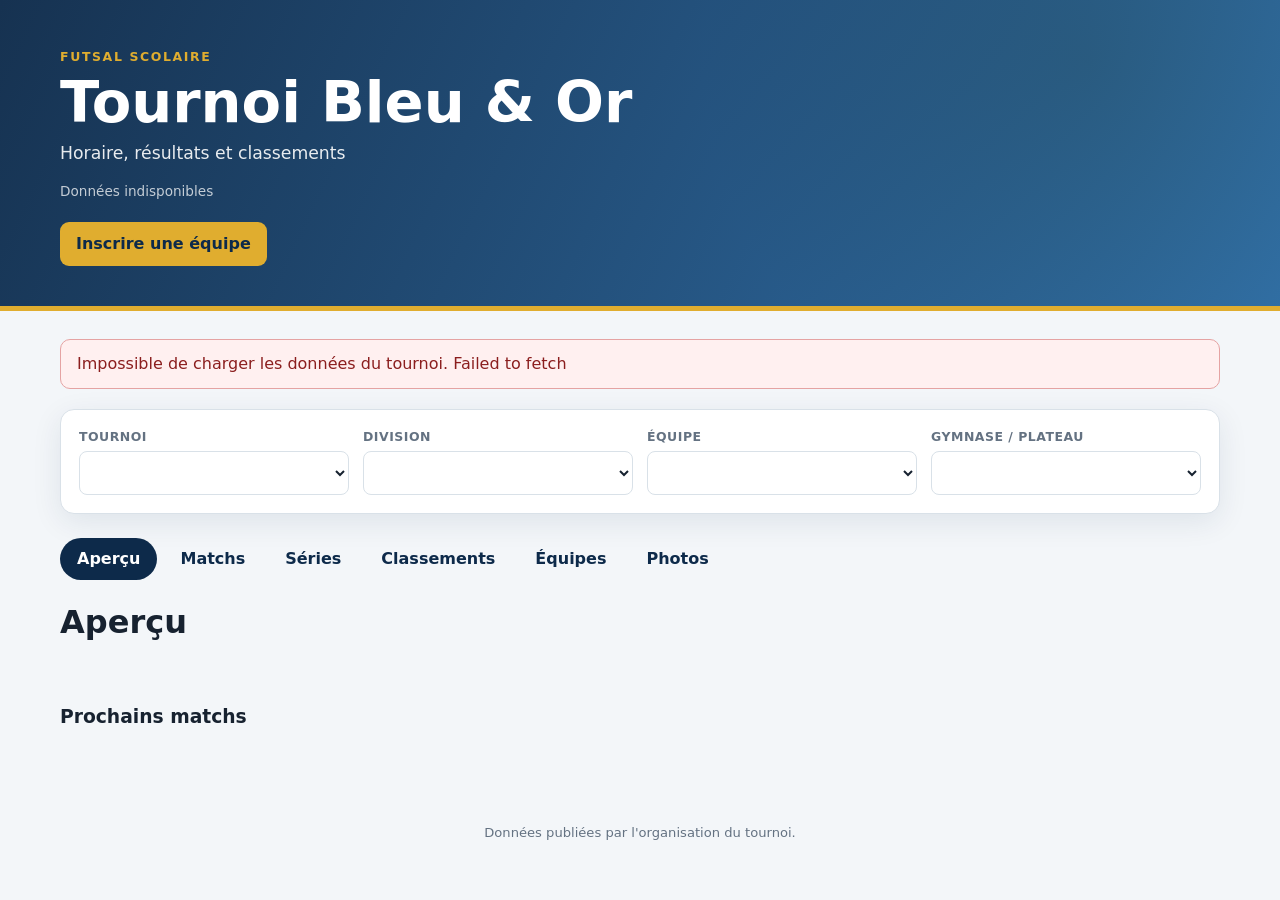
<file: site/index.html>
<!doctype html>
<html lang="fr-CA">
  <head>
    <meta charset="utf-8">
    <meta name="viewport" content="width=device-width, initial-scale=1">
    <meta name="description" content="Horaire, résultats et classements du tournoi Bleu & Or.">
    <title>Tournoi Bleu & Or</title>
    <link rel="stylesheet" href="./styles.css">
    <script defer src="./config.js"></script>
    <script defer src="./app.js"></script>
  </head>
  <body>
    <header class="hero">
      <div class="hero__inner">
        <p class="eyebrow">Futsal scolaire</p>
        <h1 id="tournament-name">Tournoi Bleu & Or</h1>
        <p id="tournament-details" class="hero__details">Horaire, résultats et classements</p>
        <p id="publication-date" class="publication-date">Chargement des données…</p>
        <p class="hero__actions"><a id="registration-link" class="hero__button" href="#" target="_blank" rel="noopener noreferrer" hidden>Inscrire une équipe</a></p>
      </div>
    </header>
    <main class="page-shell">
      <section id="status" class="notice" role="status" aria-live="polite" hidden></section>
      <section class="toolbar" aria-label="Filtres">
        <label>Tournoi<select id="tournament-filter"></select></label>
        <label>Division<select id="division-filter"></select></label>
        <label>Équipe<select id="team-filter"></select></label>
        <label>Gymnase / plateau<select id="venue-filter"></select></label>
      </section>
      <nav class="tabs" aria-label="Sections du tournoi">
        <button class="tab is-active" type="button" data-tab="overview">Aperçu</button>
        <button class="tab" type="button" data-tab="schedule">Matchs</button>
        <button class="tab" type="button" data-tab="playoffs">Séries</button>
        <button class="tab" type="button" data-tab="standings">Classements</button>
        <button class="tab" type="button" data-tab="teams">Équipes</button>
        <button class="tab" type="button" data-tab="photos">Photos</button>
      </nav>
      <section id="overview" class="panel is-active" aria-labelledby="overview-title">
        <h2 id="overview-title">Aperçu</h2>
        <div id="summary-cards" class="summary-grid"></div>
        <div class="section-heading"><h3>Prochains matchs</h3></div>
        <div id="upcoming-matches" class="match-grid"></div>
      </section>
      <section id="schedule" class="panel" aria-labelledby="schedule-title">
        <div class="section-heading">
          <h2 id="schedule-title">Horaire et résultats</h2>
          <label class="compact-filter">Afficher<select id="match-status-filter">
            <option value="all">Tous les matchs</option><option value="upcoming">À venir</option><option value="final">Terminés</option>
          </select></label>
        </div>
        <div id="matches" class="match-grid"></div>
      </section>
      <section id="playoffs" class="panel" aria-labelledby="playoffs-title">
        <h2 id="playoffs-title">Séries éliminatoires</h2>
        <div class="section-heading"><h3>Champions</h3></div>
        <div id="champions-content" class="champion-grid"></div>
        <div class="section-heading"><h3>Tableau des séries</h3></div>
        <div id="playoffs-content"></div>
      </section>
      <section id="standings" class="panel" aria-labelledby="standings-title">
        <h2 id="standings-title">Classements</h2><div id="standings-content"></div>
      </section>
      <section id="teams" class="panel" aria-labelledby="teams-title">
        <h2 id="teams-title">Équipes et pools</h2><div id="teams-content" class="team-grid"></div>
      </section>
      <section id="photos" class="panel" aria-labelledby="photos-title">
        <div class="section-heading">
          <div>
            <h2 id="photos-title">Photos</h2>
            <p class="section-intro">Moments publiés par l’organisation du tournoi.</p>
          </div>
        </div>
        <div id="photos-content" class="photo-grid"></div>
        <p class="load-more-wrap"><button id="photos-load-more" class="secondary-button" type="button" hidden>Voir plus de photos</button></p>
      </section>
    </main>
    <dialog id="photo-dialog" class="photo-dialog" aria-labelledby="photo-dialog-title">
      <button id="photo-dialog-close" class="photo-dialog__close" type="button" aria-label="Fermer">×</button>
      <img id="photo-dialog-image" alt="">
      <div class="photo-dialog__caption">
        <strong id="photo-dialog-title"></strong>
        <span id="photo-dialog-details"></span>
      </div>
    </dialog>
    <footer><p>Données publiées par l'organisation du tournoi.</p></footer>
    <noscript>JavaScript doit être activé pour consulter les données du tournoi.</noscript>
  </body>
</html>
</file>
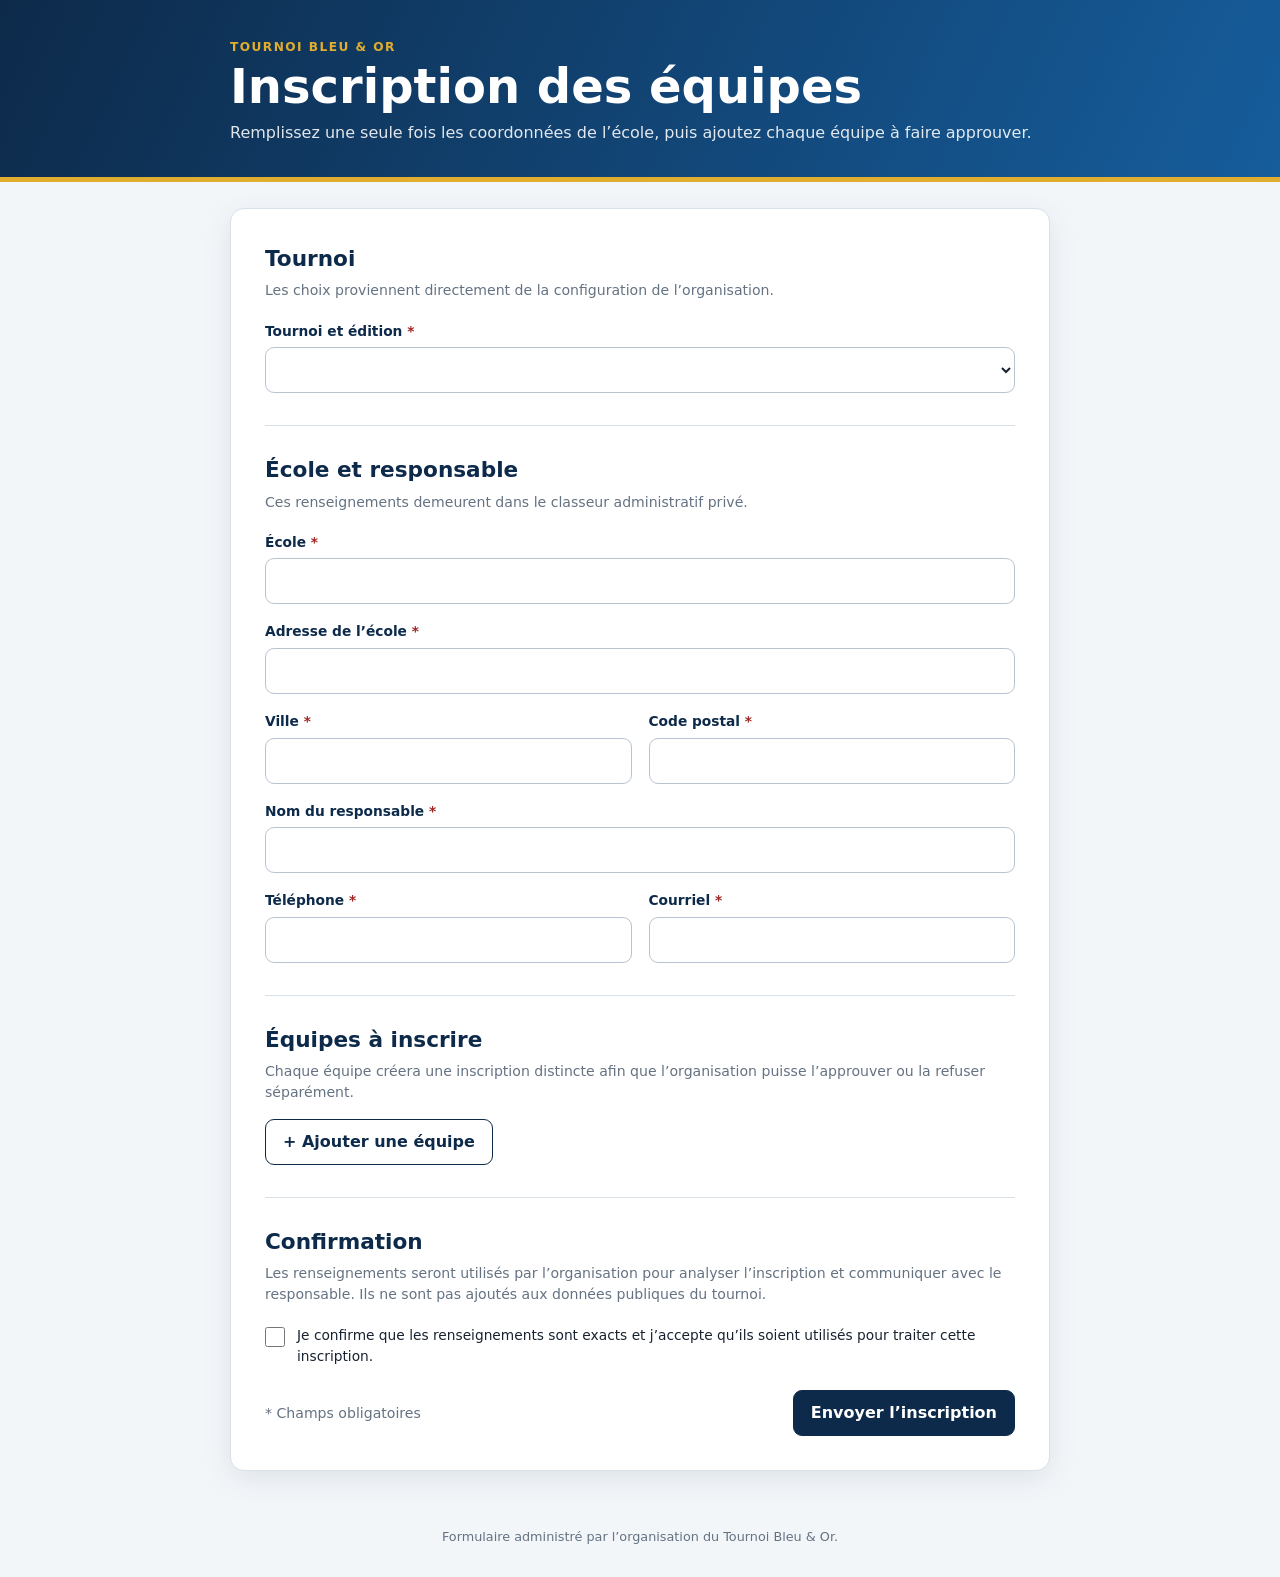
<file: apps-script/Registration.html>
<!doctype html>
<html lang="fr-CA">
  <head>
    <base target="_top">
    <meta charset="utf-8">
    <style>
      :root {
        --navy: #0d2a4a; --blue: #165d9c; --gold: #e0ad2f; --ink: #172230;
        --muted: #647282; --line: #d9e1e8; --background: #f3f6f9; --surface: #fff;
        --danger: #a12626; --success: #18794e; --radius: 14px;
      }
      * { box-sizing: border-box; }
      body { margin: 0; min-width: 320px; color: var(--ink); background: var(--background); font-family: Inter,ui-sans-serif,system-ui,-apple-system,"Segoe UI",sans-serif; line-height: 1.5; }
      header { color: white; background: linear-gradient(115deg,var(--navy),var(--blue)); border-bottom: 5px solid var(--gold); }
      .hero,.shell { width: min(820px,calc(100% - 32px)); margin: 0 auto; }
      .hero { padding: 38px 0 32px; }
      .eyebrow { margin: 0 0 5px; color: var(--gold); font-size: .76rem; font-weight: 800; letter-spacing: .12em; text-transform: uppercase; }
      h1 { margin: 0 0 8px; font-size: clamp(2rem,7vw,3rem); line-height: 1.08; }
      h2,h3,p { margin-top: 0; }
      .hero p:last-child { margin-bottom: 0; opacity: .88; }
      .shell { padding: 26px 0 56px; }
      form,.empty-state,.success-state { padding: clamp(20px,4vw,34px); background: var(--surface); border: 1px solid var(--line); border-radius: var(--radius); box-shadow: 0 8px 30px rgba(13,42,74,.09); }
      section + section { margin-top: 32px; padding-top: 28px; border-top: 1px solid var(--line); }
      h2 { margin-bottom: 5px; color: var(--navy); font-size: 1.35rem; }
      .section-help,.privacy,.counter { color: var(--muted); font-size: .88rem; }
      .grid { display: grid; grid-template-columns: 1fr 1fr; gap: 17px; margin-top: 19px; }
      .full { grid-column: 1 / -1; }
      label,legend { display: block; color: var(--navy); font-size: .86rem; font-weight: 750; }
      input,select,textarea,button { font: inherit; }
      input,select,textarea { display: block; width: 100%; margin-top: 6px; padding: 11px 12px; color: var(--ink); background: white; border: 1px solid #b8c5d1; border-radius: 9px; }
      input,select { min-height: 46px; }
      textarea { min-height: 92px; resize: vertical; }
      input:focus,select:focus,textarea:focus,button:focus-visible { outline: 3px solid rgba(224,173,47,.55); outline-offset: 2px; border-color: var(--blue); }
      .required::after { content: " *"; color: var(--danger); }
      .info { margin: 18px 0 0; padding: 16px; color: var(--navy); background: #eef5fb; border-left: 4px solid var(--blue); border-radius: 8px; }
      .info dl { display: grid; grid-template-columns: max-content 1fr; gap: 5px 14px; margin: 0; }
      .info dt { font-weight: 800; } .info dd { margin: 0; white-space: pre-line; }
      fieldset.team { position: relative; margin: 16px 0 0; padding: 18px; border: 1px solid var(--line); border-radius: 11px; }
      fieldset.team legend { padding: 0 7px; }
      .team-grid { display: grid; grid-template-columns: 1fr 1fr; gap: 15px; }
      .remove-team { position: absolute; top: -13px; right: 10px; padding: 4px 9px; color: var(--danger); background: white; border: 1px solid #e5b4b4; border-radius: 999px; cursor: pointer; font-size: .78rem; font-weight: 700; }
      .team-actions { display: flex; align-items: center; justify-content: space-between; gap: 14px; margin-top: 15px; }
      button { min-height: 44px; padding: 10px 17px; border-radius: 9px; cursor: pointer; font-weight: 800; }
      .secondary { color: var(--navy); background: white; border: 1px solid var(--navy); }
      .primary { color: white; background: var(--navy); border: 1px solid var(--navy); }
      button:disabled { cursor: not-allowed; opacity: .55; }
      .consent { display: grid; grid-template-columns: 22px 1fr; gap: 10px; align-items: start; margin-top: 20px; color: var(--ink); font-weight: 500; }
      .consent input { width: 20px; min-height: 20px; margin: 2px 0 0; }
      .form-actions { display: flex; align-items: center; justify-content: space-between; gap: 18px; margin-top: 24px; }
      .status { margin: 18px 0 0; padding: 12px 14px; border-radius: 9px; }
      .status.error { color: #7d1818; background: #fff0f0; border: 1px solid #e7abab; }
      .status.success { color: #125e3d; background: #e9f7f0; border: 1px solid #a9d7c1; }
      .success-state h2 { color: var(--success); }
      .references { padding: 12px 16px; background: #f7f9fb; border-radius: 8px; font-family: ui-monospace,SFMono-Regular,Consolas,monospace; font-size: .8rem; overflow-wrap: anywhere; }
      .honeypot { position: absolute!important; left: -10000px!important; width: 1px!important; height: 1px!important; overflow: hidden!important; }
      footer { padding: 0 16px 30px; color: var(--muted); text-align: center; font-size: .8rem; }
      [hidden] { display: none!important; }
      @media (max-width:620px) {
        .hero,.shell { width: min(100% - 20px,820px); }
        .grid,.team-grid { grid-template-columns: 1fr; }
        .full { grid-column: auto; }
        .form-actions,.team-actions { align-items: stretch; flex-direction: column; }
        .form-actions button,.team-actions button { width: 100%; }
        .info dl { grid-template-columns: 1fr; gap: 2px; } .info dd + dt { margin-top: 8px; }
      }
    </style>
  </head>
  <body>
    <header>
      <div class="hero">
        <p class="eyebrow">Tournoi Bleu & Or</p>
        <h1>Inscription des équipes</h1>
        <p>Remplissez une seule fois les coordonnées de l’école, puis ajoutez chaque équipe à faire approuver.</p>
      </div>
    </header>

    <main class="shell">
      <div id="closed" class="empty-state" hidden>
        <h2>Inscriptions fermées</h2>
        <p>Aucun tournoi n’accepte actuellement de nouvelles inscriptions. Communiquez avec l’organisation si vous pensez qu’il s’agit d’une erreur.</p>
      </div>

      <form id="registration-form" novalidate>
        <section>
          <h2>Tournoi</h2>
          <p class="section-help">Les choix proviennent directement de la configuration de l’organisation.</p>
          <div class="grid">
            <label class="full"><span class="required">Tournoi et édition</span>
              <select id="tournament" required></select>
            </label>
          </div>
          <div id="tournament-info" class="info" hidden></div>
        </section>

        <section>
          <h2>École et responsable</h2>
          <p class="section-help">Ces renseignements demeurent dans le classeur administratif privé.</p>
          <div class="grid">
            <label class="full"><span class="required">École</span><input id="school" autocomplete="organization" maxlength="140" required></label>
            <label class="full"><span class="required">Adresse de l’école</span><input id="address" autocomplete="street-address" maxlength="180" required></label>
            <label><span class="required">Ville</span><input id="city" autocomplete="address-level2" maxlength="100" required></label>
            <label><span class="required">Code postal</span><input id="postal-code" autocomplete="postal-code" maxlength="16" required></label>
            <label class="full"><span class="required">Nom du responsable</span><input id="contact-name" autocomplete="name" maxlength="140" required></label>
            <label><span class="required">Téléphone</span><input id="phone" type="tel" autocomplete="tel" maxlength="40" required></label>
            <label><span class="required">Courriel</span><input id="email" type="email" autocomplete="email" maxlength="160" required></label>
          </div>
        </section>

        <section>
          <h2>Équipes à inscrire</h2>
          <p class="section-help">Chaque équipe créera une inscription distincte afin que l’organisation puisse l’approuver ou la refuser séparément.</p>
          <div id="teams"></div>
          <div class="team-actions">
            <button id="add-team" class="secondary" type="button">+ Ajouter une équipe</button>
            <span id="team-counter" class="counter"></span>
          </div>
        </section>

        <section>
          <h2>Confirmation</h2>
          <p class="privacy">Les renseignements seront utilisés par l’organisation pour analyser l’inscription et communiquer avec le responsable. Ils ne sont pas ajoutés aux données publiques du tournoi.</p>
          <label class="consent"><input id="consent" type="checkbox" required><span>Je confirme que les renseignements sont exacts et j’accepte qu’ils soient utilisés pour traiter cette inscription.</span></label>
          <label class="honeypot" aria-hidden="true">Site Web<input id="website" tabindex="-1" autocomplete="off"></label>
          <div class="form-actions">
            <span class="counter">* Champs obligatoires</span>
            <button id="submit" class="primary" type="submit">Envoyer l’inscription</button>
          </div>
          <div id="status" class="status" role="alert" aria-live="polite" hidden></div>
        </section>
      </form>

      <div id="success" class="success-state" hidden>
        <h2>Inscription reçue</h2>
        <p id="success-message"></p>
        <p>Conservez les références suivantes :</p>
        <div id="references" class="references"></div>
        <p style="margin-top:20px"><button class="secondary" type="button" onclick="location.reload()">Faire une autre inscription</button></p>
      </div>
    </main>
    <footer>Formulaire administré par l’organisation du Tournoi Bleu & Or.</footer>

    <script>
      'use strict';
      const BOOTSTRAP = <?!= bootstrapJson ?>;
      const form = document.getElementById('registration-form');
      const tournamentSelect = document.getElementById('tournament');
      const teamsContainer = document.getElementById('teams');
      const addTeamButton = document.getElementById('add-team');
      const submitButton = document.getElementById('submit');
      let teamSequence = 0;

      init();

      function init() {
        if (!BOOTSTRAP.tournaments.length) {
          form.hidden = true;
          document.getElementById('closed').hidden = false;
          return;
        }
        BOOTSTRAP.tournaments.forEach(function(tournament) {
          tournamentSelect.add(new Option([tournament.name,tournament.edition].filter(Boolean).join(' — '),tournament.id));
        });
        tournamentSelect.addEventListener('change', handleTournamentChange);
        addTeamButton.addEventListener('click', addTeam);
        form.addEventListener('submit', submitRegistration);
        addTeam();
        renderTournamentInfo();
      }

      function currentTournament() {
        return BOOTSTRAP.tournaments.find(function(item) { return item.id === tournamentSelect.value; });
      }

      function handleTournamentChange() {
        teamsContainer.querySelectorAll('.division-select').forEach(fillDivisionSelect);
        renderTournamentInfo();
      }

      function renderTournamentInfo() {
        const tournament = currentTournament();
        const info = document.getElementById('tournament-info');
        const rows = [];
        if (tournament.startDate) rows.push(['Dates',formatDateRange(tournament.startDate,tournament.endDate)]);
        if (tournament.deadline) rows.push(['Date limite',formatDate(tournament.deadline)]);
        if (tournament.fee) rows.push(['Frais',tournament.fee]);
        if (tournament.paymentInstructions) rows.push(['Paiement',tournament.paymentInstructions]);
        if (tournament.contactEmail) rows.push(['Contact',tournament.contactEmail]);
        info.replaceChildren();
        if (!rows.length) { info.hidden = true; return; }
        const list = document.createElement('dl');
        rows.forEach(function(row) {
          const term = document.createElement('dt'); term.textContent = row[0];
          const detail = document.createElement('dd'); detail.textContent = row[1];
          list.append(term,detail);
        });
        info.appendChild(list); info.hidden = false;
      }

      function addTeam() {
        if (teamsContainer.children.length >= BOOTSTRAP.maxTeams) return;
        teamSequence += 1;
        const fieldset = document.createElement('fieldset');
        fieldset.className = 'team'; fieldset.dataset.sequence = teamSequence;
        const legend = document.createElement('legend');
        const grid = document.createElement('div'); grid.className = 'team-grid';
        const nameLabel = document.createElement('label'); nameLabel.innerHTML = '<span class="required">Nom de l’équipe</span>';
        const nameInput = document.createElement('input'); nameInput.className = 'team-name'; nameInput.maxLength = 140; nameInput.required = true;
        nameLabel.appendChild(nameInput);
        const divisionLabel = document.createElement('label'); divisionLabel.innerHTML = '<span class="required">Division</span>';
        const divisionSelect = document.createElement('select'); divisionSelect.className = 'division-select'; divisionSelect.required = true;
        divisionLabel.appendChild(divisionSelect); grid.append(nameLabel,divisionLabel); fieldset.append(legend,grid);
        teamsContainer.appendChild(fieldset); fillDivisionSelect(divisionSelect); refreshTeamLabels(); nameInput.focus();
      }

      function fillDivisionSelect(select) {
        const previous = select.value; select.replaceChildren();
        currentTournament().divisions.forEach(function(division) { select.add(new Option(division.name,division.id)); });
        if (Array.from(select.options).some(function(option) { return option.value === previous; })) select.value = previous;
      }

      function refreshTeamLabels() {
        const teams = Array.from(teamsContainer.children);
        teams.forEach(function(fieldset,index) {
          fieldset.querySelector('legend').textContent = 'Équipe ' + (index + 1);
          let remove = fieldset.querySelector('.remove-team');
          if (teams.length > 1 && !remove) {
            remove = document.createElement('button'); remove.type = 'button'; remove.className = 'remove-team'; remove.textContent = 'Retirer';
            remove.addEventListener('click', function() { fieldset.remove(); refreshTeamLabels(); }); fieldset.appendChild(remove);
          } else if (teams.length === 1 && remove) remove.remove();
        });
        document.getElementById('team-counter').textContent = teams.length + ' / ' + BOOTSTRAP.maxTeams + ' équipe(s)';
        addTeamButton.disabled = teams.length >= BOOTSTRAP.maxTeams;
      }

      function submitRegistration(event) {
        event.preventDefault(); setStatus('',false);
        if (!form.reportValidity()) return;
        submitButton.disabled = true; submitButton.textContent = 'Envoi en cours…';
        const payload = {
          token: BOOTSTRAP.token,
          tournamentId: tournamentSelect.value,
          school: value('school'), address: value('address'), city: value('city'), postalCode: value('postal-code'),
          contactName: value('contact-name'), phone: value('phone'), email: value('email'), website: value('website'),
          consent: document.getElementById('consent').checked,
          teams: Array.from(teamsContainer.querySelectorAll('.team')).map(function(team) {
            return { name: team.querySelector('.team-name').value, divisionId: team.querySelector('.division-select').value };
          })
        };
        google.script.run.withSuccessHandler(handleSuccess).withFailureHandler(handleFailure).soumettreInscription(payload);
      }

      function handleSuccess(result) {
        form.hidden = true; document.getElementById('success').hidden = false;
        document.getElementById('success-message').textContent = result.message;
        document.getElementById('references').textContent = result.registrationIds.join('\n');
        window.scrollTo({ top: 0, behavior: 'smooth' });
      }

      function handleFailure(error) {
        submitButton.disabled = false; submitButton.textContent = 'Envoyer l’inscription';
        setStatus(String(error && error.message || error || 'Une erreur est survenue.').replace(/^Exception:\s*/,''),true);
      }

      function setStatus(message,isError) {
        const status = document.getElementById('status'); status.textContent = message; status.hidden = !message;
        status.className = 'status ' + (isError ? 'error' : 'success');
      }
      function value(id) { return document.getElementById(id).value.trim(); }
      function formatDate(value) { return new Intl.DateTimeFormat('fr-CA',{ dateStyle:'long' }).format(new Date(value + 'T12:00:00')); }
      function formatDateRange(start,end) { return !end || end === start ? formatDate(start) : formatDate(start) + ' au ' + formatDate(end); }
    </script>
  </body>
</html>
</file>
<file: site/styles.css>
:root {
  --navy: #0d2a4a; --blue: #165d9c; --gold: #e0ad2f; --gold-soft: #fff2c5;
  --ink: #172230; --muted: #647282; --surface: #fff; --background: #f3f6f9;
  --line: #d9e1e8; --success: #18794e; --radius: 14px; --shadow: 0 8px 30px rgba(13,42,74,.09);
}
* { box-sizing: border-box; }
html { color-scheme: light; scroll-behavior: smooth; }
body { margin: 0; min-width: 320px; color: var(--ink); background: var(--background); font-family: Inter,ui-sans-serif,system-ui,-apple-system,"Segoe UI",sans-serif; line-height: 1.5; }
button, select { font: inherit; }
.hero { color: white; background: linear-gradient(115deg,rgba(13,42,74,.96),rgba(22,93,156,.88)),radial-gradient(circle at 85% 20%,var(--gold),transparent 24rem); border-bottom: 5px solid var(--gold); }
.hero__inner,.page-shell { width: min(1160px,calc(100% - 32px)); margin: 0 auto; }
.hero__inner { padding: 48px 0 40px; }
.eyebrow { margin: 0 0 6px; color: var(--gold); font-size: .78rem; font-weight: 800; letter-spacing: .13em; text-transform: uppercase; }
h1,h2,h3,p { margin-top: 0; } h1 { margin-bottom: 8px; font-size: clamp(2rem,5vw,3.6rem); line-height: 1.05; } h2 { font-size: clamp(1.45rem,3vw,2rem); }
.hero__details { max-width: 760px; margin-bottom: 14px; font-size: 1.08rem; opacity: .9; } .publication-date { margin: 0; font-size: .85rem; opacity: .74; }
.hero__actions { margin: 20px 0 0; }
.hero__button { display: inline-block; padding: 10px 16px; color: var(--navy); background: var(--gold); border-radius: 9px; font-weight: 800; text-decoration: none; }
.hero__button:hover { background: #f0c24e; }
.hero__button:focus-visible { outline: 3px solid white; outline-offset: 3px; }
.page-shell { padding: 28px 0 56px; }
.notice { margin-bottom: 20px; padding: 12px 16px; border: 1px solid #efcf70; border-radius: 10px; background: var(--gold-soft); }
.notice.is-error { color: #8b1e1e; border-color: #e5a3a3; background: #fff0f0; }
.toolbar { display: grid; grid-template-columns: repeat(4,minmax(0,1fr)); gap: 14px; padding: 18px; background: var(--surface); border: 1px solid var(--line); border-radius: var(--radius); box-shadow: var(--shadow); }
label { color: var(--muted); font-size: .78rem; font-weight: 750; text-transform: uppercase; letter-spacing: .04em; }
select { display: block; width: 100%; min-height: 44px; margin-top: 5px; padding: 8px 34px 8px 11px; color: var(--ink); background: white; border: 1px solid var(--line); border-radius: 8px; }
.tabs { display: flex; gap: 6px; margin: 24px 0 18px; overflow-x: auto; }
.tab { flex: 0 0 auto; min-height: 42px; padding: 8px 16px; color: var(--navy); background: transparent; border: 1px solid transparent; border-radius: 999px; cursor: pointer; font-weight: 750; }
.tab:hover { background: #e8eef4; } .tab.is-active { color: white; background: var(--navy); }
.tab:focus-visible,select:focus-visible { outline: 3px solid rgba(224,173,47,.65); outline-offset: 2px; }
.panel { display: none; } .panel.is-active { display: block; }
.summary-grid,.match-grid,.team-grid,.champion-grid { display: grid; grid-template-columns: repeat(3,minmax(0,1fr)); gap: 14px; }
.summary-card,.match-card,.team-card,.standing-block,.playoff-block,.champion-card { background: var(--surface); border: 1px solid var(--line); border-radius: var(--radius); box-shadow: var(--shadow); }
.standing-note { margin: 0 16px 12px; color: #8a5a00; font-size: .88rem; font-weight: 700; }
.summary-card { padding: 20px; } .summary-card strong { display: block; color: var(--navy); font-size: 2rem; line-height: 1; } .summary-card span { color: var(--muted); font-size: .9rem; }
.section-heading { display: flex; align-items: end; justify-content: space-between; gap: 16px; margin-top: 30px; } .section-heading h2,.section-heading h3 { margin-bottom: 10px; } .compact-filter { min-width: 200px; }
.match-card { overflow: hidden; } .match-card__meta { display: flex; justify-content: space-between; gap: 10px; padding: 9px 14px; color: var(--muted); background: #f7f9fb; border-bottom: 1px solid var(--line); font-size: .78rem; }
.match-card__body { padding: 15px 14px; } .match-team { display: grid; grid-template-columns: 1fr auto; align-items: center; gap: 12px; min-height: 36px; } .match-team + .match-team { border-top: 1px solid #edf1f4; }
.score { min-width: 28px; color: var(--navy); font-size: 1.25rem; font-weight: 850; text-align: center; } .match-card__footer { padding: 0 14px 13px; color: var(--muted); font-size: .8rem; }
.badge { display: inline-block; padding: 2px 8px; color: var(--success); background: #e8f6ef; border-radius: 999px; font-size: .72rem; font-weight: 800; text-transform: uppercase; }
.standing-block { margin-bottom: 18px; overflow: hidden; } .standing-block h3 { margin: 0; padding: 14px 16px; color: white; background: var(--navy); font-size: 1rem; } .table-scroll { overflow-x: auto; }
table { width: 100%; border-collapse: collapse; font-size: .9rem; } th,td { padding: 10px 12px; border-bottom: 1px solid var(--line); text-align: right; white-space: nowrap; } th { color: var(--muted); background: #f7f9fb; font-size: .72rem; text-transform: uppercase; } th:nth-child(2),td:nth-child(2) { text-align: left; } tbody tr:last-child td { border-bottom: 0; }
.team-card { padding: 16px; } .team-card h3 { margin-bottom: 4px; color: var(--navy); } .team-card p { margin: 0; color: var(--muted); font-size: .86rem; }
.section-intro { margin: -4px 0 10px; color: var(--muted); }
.photo-grid { display: grid; grid-template-columns: repeat(3,minmax(0,1fr)); gap: 14px; }
.photo-card { overflow: hidden; background: var(--surface); border: 1px solid var(--line); border-radius: var(--radius); box-shadow: var(--shadow); }
.photo-card__button { display: block; width: 100%; padding: 0; background: #dfe6ec; border: 0; cursor: zoom-in; }
.photo-card__button img { display: block; width: 100%; aspect-ratio: 4/3; object-fit: cover; transition: transform .2s ease; }
.photo-card__button:hover img { transform: scale(1.025); }
.photo-card__button:disabled { cursor: default; }
.photo-card__unavailable { display: grid; min-height: 190px; place-items: center; color: var(--muted); font-weight: 750; }
.photo-card__button:focus-visible,.secondary-button:focus-visible,.photo-dialog__close:focus-visible { outline: 3px solid rgba(224,173,47,.8); outline-offset: 2px; }
.photo-card__caption { padding: 12px 14px 14px; }
.photo-card__caption strong,.photo-card__caption span { display: block; }
.photo-card__caption strong { color: var(--navy); }
.photo-card__caption span { margin-top: 3px; color: var(--muted); font-size: .8rem; }
.load-more-wrap { margin: 22px 0 0; text-align: center; }
.secondary-button { min-height: 42px; padding: 9px 18px; color: var(--navy); background: white; border: 1px solid var(--navy); border-radius: 999px; cursor: pointer; font-weight: 750; }
.secondary-button:hover { color: white; background: var(--navy); }
.photo-dialog { width: min(960px,calc(100% - 28px)); max-height: calc(100vh - 28px); padding: 0; overflow: hidden; color: white; background: #071829; border: 0; border-radius: var(--radius); box-shadow: 0 24px 80px rgba(0,0,0,.42); }
.photo-dialog::backdrop { background: rgba(3,13,24,.82); }
.photo-dialog img { display: block; width: 100%; max-height: calc(100vh - 120px); object-fit: contain; background: #02080e; }
.photo-dialog__close { position: absolute; z-index: 2; top: 10px; right: 10px; width: 42px; height: 42px; padding: 0; color: white; background: rgba(0,0,0,.7); border: 1px solid rgba(255,255,255,.35); border-radius: 50%; cursor: pointer; font-size: 1.7rem; line-height: 1; }
.photo-dialog__caption { display: flex; justify-content: space-between; gap: 16px; padding: 14px 18px; }
.photo-dialog__caption span { color: #c4cfda; font-size: .86rem; }
.champion-card { position: relative; overflow: hidden; padding: 20px; border-color: #e5c361; background: linear-gradient(145deg,#fffdf5,var(--gold-soft)); }
.champion-card::after { position: absolute; top: -20px; right: -12px; color: rgba(224,173,47,.18); content: '\2605'; font-size: 6rem; line-height: 1; }
.champion-card span,.champion-card small { position: relative; z-index: 1; display: block; color: var(--muted); }
.champion-card span { font-size: .75rem; font-weight: 800; letter-spacing: .05em; text-transform: uppercase; }
.champion-card strong { position: relative; z-index: 1; display: block; margin: 5px 0; color: var(--navy); font-size: 1.35rem; }
.playoff-block { margin-bottom: 20px; padding: 18px; }
.playoff-block > h3 { margin-bottom: 18px; color: var(--navy); }
.playoff-round + .playoff-round { margin-top: 24px; padding-top: 20px; border-top: 1px solid var(--line); }
.playoff-round h4 { margin: 0 0 10px; color: var(--muted); font-size: .8rem; letter-spacing: .06em; text-transform: uppercase; }
.empty { padding: 28px; color: var(--muted); background: white; border: 1px dashed var(--line); border-radius: var(--radius); text-align: center; }
footer { padding: 26px 16px; color: var(--muted); text-align: center; font-size: .82rem; }
@media (max-width:800px) { .toolbar { grid-template-columns: 1fr 1fr; } .summary-grid,.match-grid,.team-grid,.champion-grid,.photo-grid { grid-template-columns: repeat(2,minmax(0,1fr)); } }
@media (max-width:560px) { .hero__inner,.page-shell { width: min(100% - 22px,1160px); } .hero__inner { padding: 34px 0 30px; } .toolbar,.summary-grid,.match-grid,.team-grid,.champion-grid,.photo-grid { grid-template-columns: 1fr; } .section-heading { display: block; } .compact-filter { display: block; margin-bottom: 14px; } .photo-dialog__caption { display: block; } .photo-dialog__caption span { display: block; margin-top: 3px; } th,td { padding: 9px; } }
@media print { .hero { color: black; background: white; border-bottom: 2px solid black; } .eyebrow,.toolbar,.tabs,footer { display: none; } .panel { display: none!important; } #schedule.panel { display: block!important; } .match-grid { grid-template-columns: repeat(2,1fr); } .match-card { box-shadow: none; break-inside: avoid; } }
</file>
